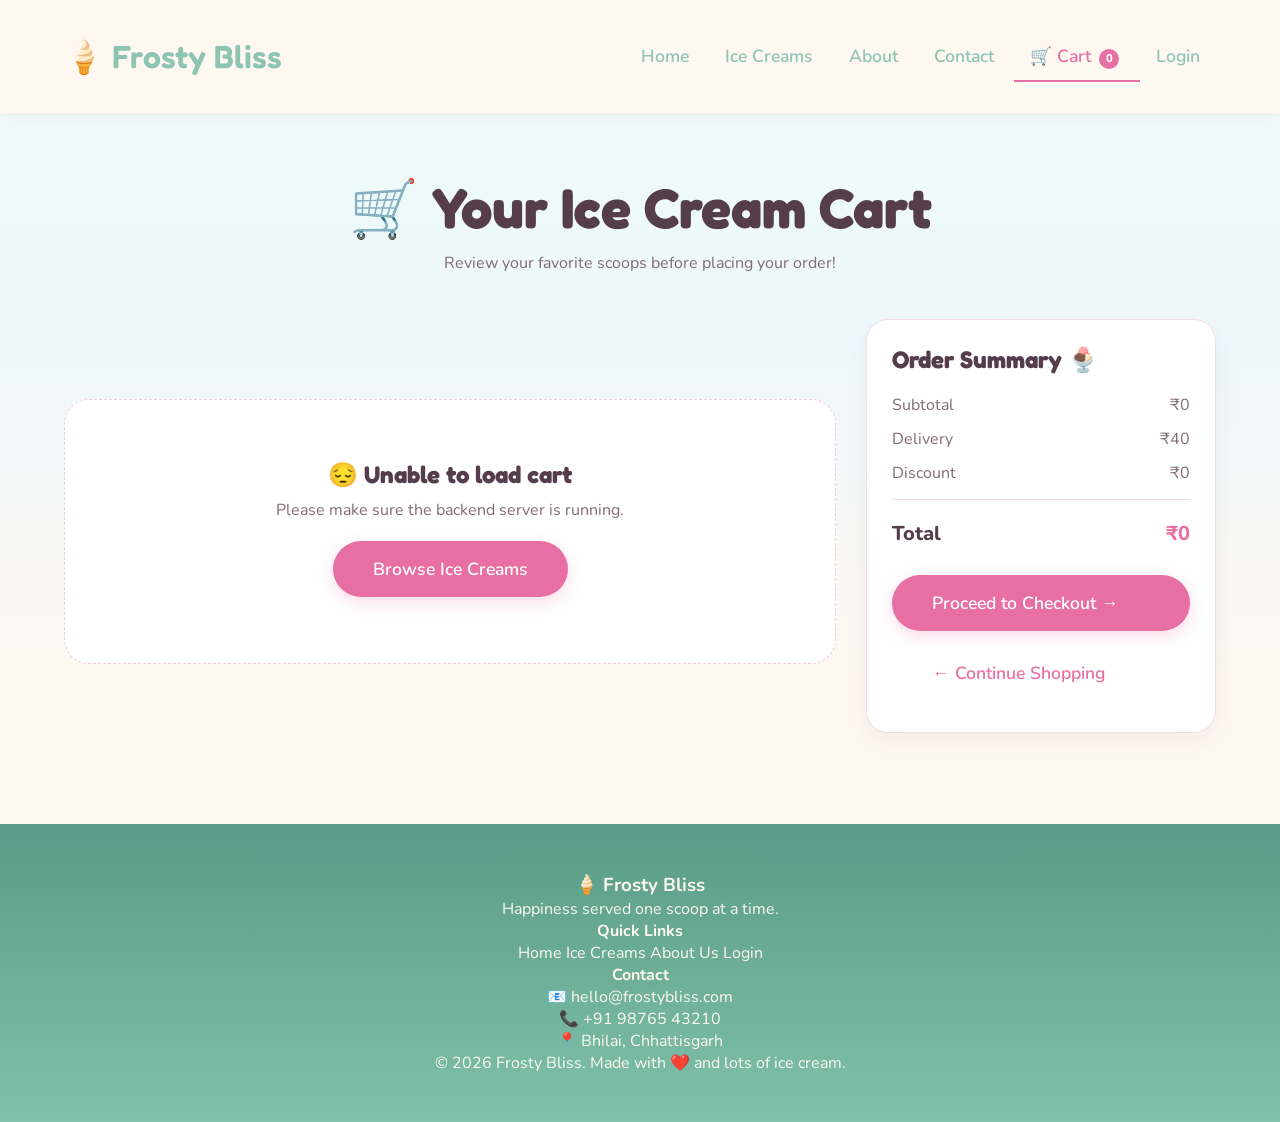
<file: frontend/html/cart.html>
<!DOCTYPE html>
<html lang="en">
<head>
    <meta charset="UTF-8">
    <meta name="viewport" content="width=device-width, initial-scale=1.0">

    <title>Your Cart - Frosty Bliss</title>

    <link rel="stylesheet" href="style.css">

    <link rel="preconnect" href="https://fonts.googleapis.com">
    <link rel="preconnect" href="https://fonts.gstatic.com" crossorigin>
    <link href="https://fonts.googleapis.com/css2?family=Fredoka:wght@300;400;500;600;700&family=Nunito:wght@300;400;600;700;800&display=swap" rel="stylesheet">
</head>

<body>

    <!-- Header -->
    <header class="header">
        <div class="container header-container">

            <a href="index.html" class="logo">
                🍦 Frosty Bliss
            </a>

            <nav class="nav" id="mainNav">
                <a href="index.html">Home</a>
                <a href="index.html#products">Ice Creams</a>
                <a href="index.html#about">About</a>
                <a href="index.html#contact">Contact</a>

                <a href="cart.html" class="cart-link active">
                    🛒 Cart
                    <span id="cart-count">0</span>
                </a>

                <a href="login.html" class="login-link">
                    Login
                </a>
            </nav>

            <button class="menu-toggle" onclick="toggleMenu()">
                ☰
            </button>

        </div>
    </header>


    <!-- Cart Page -->
    <main class="page-container">

        <div class="page-header">
            <h1>🛒 Your Ice Cream Cart</h1>
            <p>Review your favorite scoops before placing your order!</p>
        </div>


        <div class="cart-layout">

            <!-- Cart Items -->
            <section class="cart-section">

                <div id="cart-container">
                    <!-- Cart items will be loaded by cart.js -->
                </div>

            </section>


            <!-- Order Summary -->
            <aside class="order-summary">

                <h2>Order Summary 🍨</h2>

                <div class="summary-row">
                    <span>Subtotal</span>
                    <span id="cart-subtotal">₹0</span>
                </div>

                <div class="summary-row">
                    <span>Delivery</span>
                    <span id="delivery-charge">₹40</span>
                </div>

                <div class="summary-row">
                    <span>Discount</span>
                    <span id="discount">₹0</span>
                </div>

                <hr>

                <div class="summary-total">
                    <span>Total</span>
                    <span id="cart-total">₹0</span>
                </div>

                <a href="checkout.html" class="btn btn-primary checkout-btn">
                    Proceed to Checkout →
                </a>

                <a href="index.html#products" class="btn btn-secondary continue-btn">
                    ← Continue Shopping
                </a>

            </aside>

        </div>

    </main>


    <!-- Footer -->
    <footer class="footer">

        <div class="container">

            <div class="footer-content">

                <div class="footer-brand">
                    <h3>🍦 Frosty Bliss</h3>
                    <p>
                        Happiness served one scoop at a time.
                    </p>
                </div>

                <div class="footer-links">
                    <h4>Quick Links</h4>

                    <a href="index.html">Home</a>
                    <a href="index.html#products">Ice Creams</a>
                    <a href="index.html#about">About Us</a>
                    <a href="login.html">Login</a>
                </div>

                <div class="footer-contact" id="contact">
                    <h4>Contact</h4>

                    <p>📧 hello@frostybliss.com</p>
                    <p>📞 +91 98765 43210</p>
                    <p>📍 Bhilai, Chhattisgarh</p>
                </div>

            </div>

            <div class="footer-bottom">
                <p>
                    © 2026 Frosty Bliss. Made with ❤️ and lots of ice cream.
                </p>
            </div>

        </div>

    </footer>


    <!-- JavaScript -->
    <script src="../js/products.js"></script>
    <script src="../js/cart.js"></script>

    <script>
        function toggleMenu() {
            const nav = document.getElementById("mainNav");
            nav.classList.toggle("active");
        }
    </script>

</body>
</html>
</file>
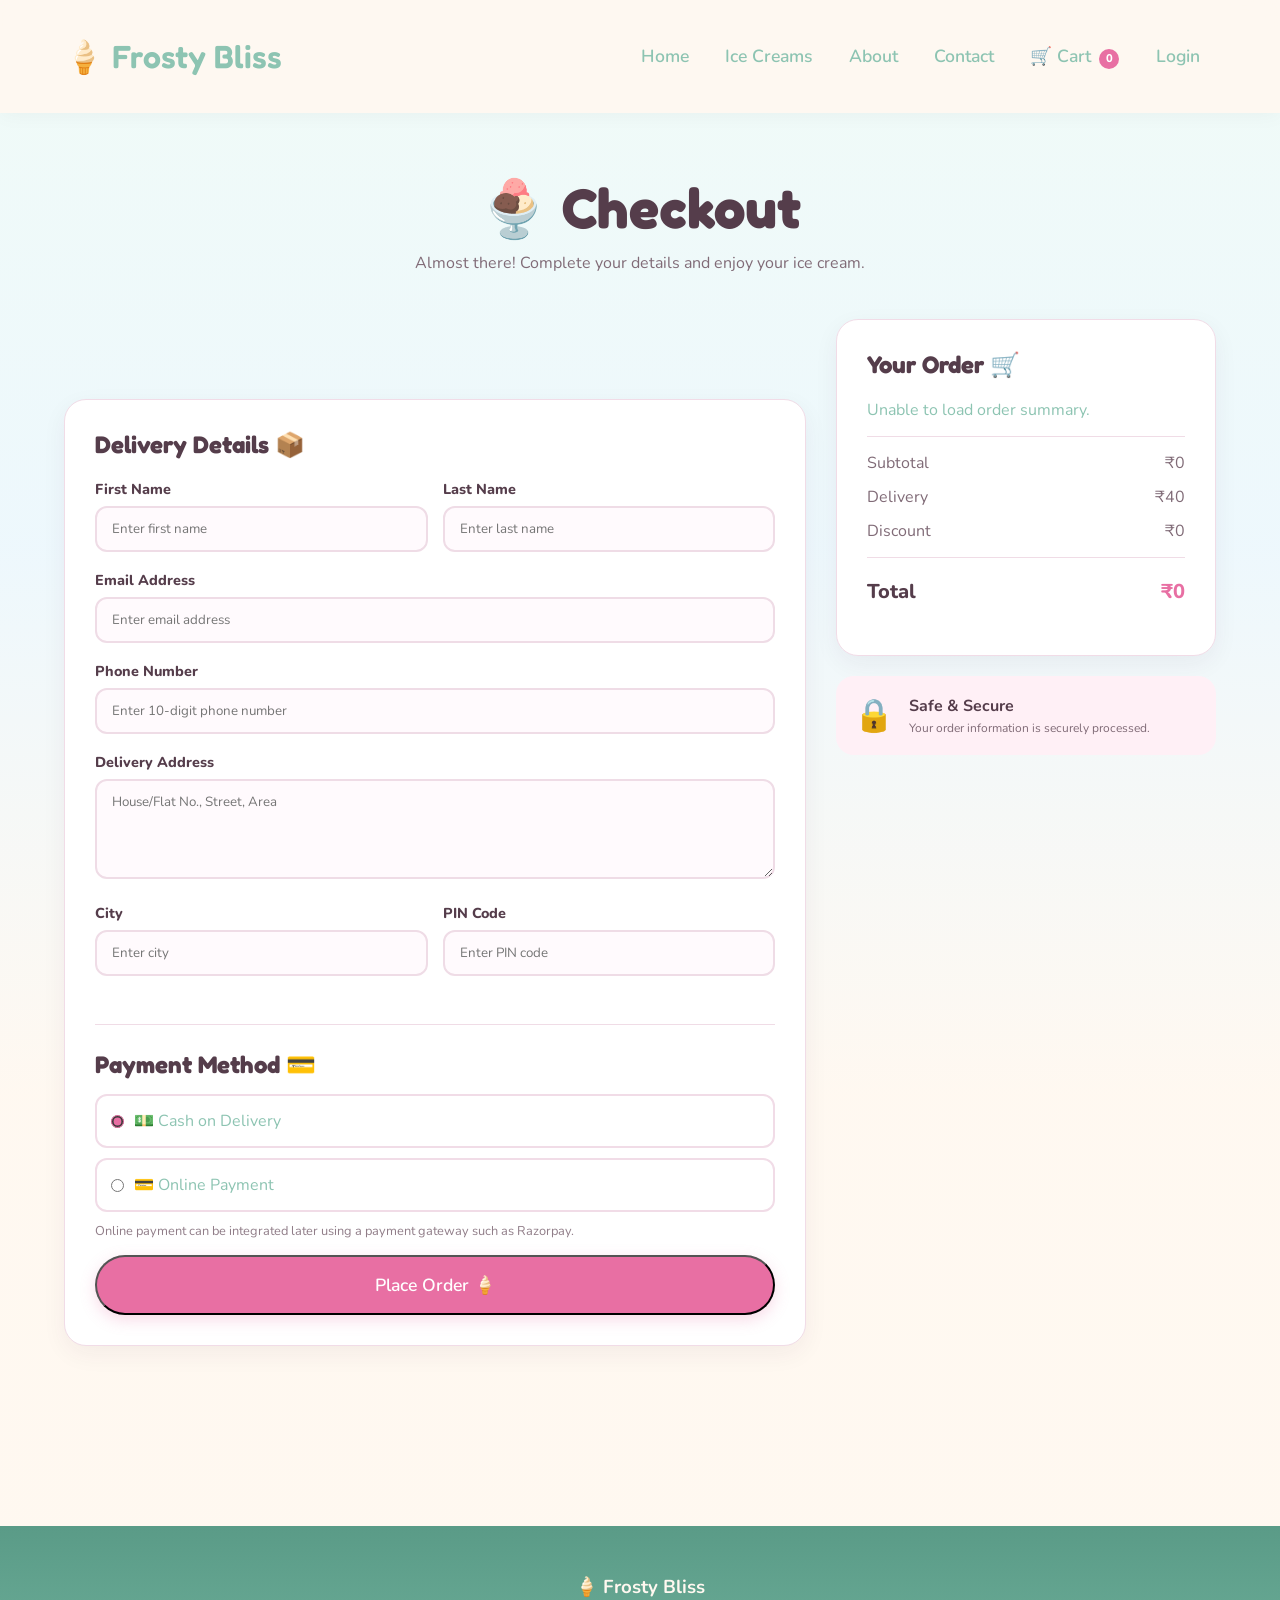
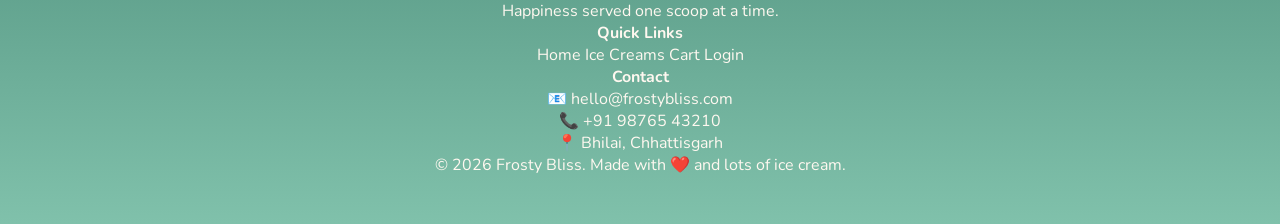
<file: frontend/html/checkout.html>
<!DOCTYPE html>
<html lang="en">

<head>
    <meta charset="UTF-8">
    <meta name="viewport" content="width=device-width, initial-scale=1.0">
    <title>Checkout - Frosty Bliss</title>
    <link rel="stylesheet" href="style.css">
    <link rel="preconnect" href="https://fonts.googleapis.com">
    <link rel="preconnect" href="https://fonts.gstatic.com" crossorigin>
    <link
        href="https://fonts.googleapis.com/css2?family=Fredoka:wght@300;400;500;600;700&family=Nunito:wght@300;400;600;700;800&display=swap"
        rel="stylesheet">
</head>

<body> <!-- Header -->
    <header class="header">
        <div class="container header-container"> <a href="index.html" class="logo"> 🍦 Frosty Bliss </a>
            <nav class="nav" id="mainNav"> <a href="index.html">Home</a> <a href="index.html#products">Ice Creams</a> <a
                    href="index.html#about">About</a> <a href="index.html#contact">Contact</a> <a href="cart.html"> 🛒
                    Cart <span id="cart-count">0</span> </a> <a href="login.html"> Login </a> </nav> <button
                class="menu-toggle" onclick="toggleMenu()"> ☰ </button>
        </div>
    </header> <!-- Checkout Page -->
    <main class="page-container">
        <div class="page-header">
            <h1>🍨 Checkout</h1>
            <p>Almost there! Complete your details and enjoy your ice cream.</p>
        </div>
        <div class="checkout-layout"> <!-- Customer Details -->
            <section class="checkout-form-section">
                <div class="checkout-card">
                    <h2>Delivery Details 📦</h2>
                    <form id="checkout-form">
                        <div class="form-row">
                            <div class="form-group"> <label for="first-name"> First Name </label> <input type="text"
                                    id="first-name" name="firstName" placeholder="Enter first name" required> </div>
                            <div class="form-group"> <label for="last-name"> Last Name </label> <input type="text"
                                    id="last-name" name="lastName" placeholder="Enter last name" required> </div>
                        </div>
                        <div class="form-group"> <label for="email"> Email Address </label> <input type="email"
                                id="email" name="email" placeholder="Enter email address" required> </div>
                        <div class="form-group"> <label for="phone"> Phone Number </label> <input type="tel" id="phone"
                                name="phone" placeholder="Enter 10-digit phone number" pattern="[0-9]{10}" required>
                        </div>
                        <div class="form-group"> <label for="address"> Delivery Address </label> <textarea id="address"
                                name="address" rows="4" placeholder="House/Flat No., Street, Area" required></textarea>
                        </div>
                        <div class="form-row">
                            <div class="form-group"> <label for="city"> City </label> <input type="text" id="city"
                                    name="city" placeholder="Enter city" required> </div>
                            <div class="form-group"> <label for="pincode"> PIN Code </label> <input type="text"
                                    id="pincode" name="pincode" placeholder="Enter PIN code" pattern="[0-9]{6}"
                                    required> </div>
                        </div> <!-- Payment -->
                        <div class="payment-section">
                            <h2>Payment Method 💳</h2> <label class="payment-option"> <input type="radio"
                                    name="paymentMethod" value="cod" checked> <span> 💵 Cash on Delivery </span>
                            </label> <label class="payment-option"> <input type="radio" name="paymentMethod"
                                    value="online"> <span> 💳 Online Payment </span> </label>
                            <p class="payment-note"> Online payment can be integrated later using a payment gateway such
                                as Razorpay. </p>
                        </div>
                        <div id="checkout-message" class="form-message"></div> <button type="submit"
                            class="btn btn-primary place-order-btn"> Place Order 🍦 </button>
                    </form>
                </div>
            </section> <!-- Order Summary -->
            <aside class="checkout-summary">
                <div class="checkout-card">
                    <h2>Your Order 🛒</h2>
                    <div id="checkout-items"> <!-- Cart items loaded by checkout.js --> </div>
                    <hr>
                    <div class="summary-row"> <span>Subtotal</span> <span id="checkout-subtotal">₹0</span> </div>
                    <div class="summary-row"> <span>Delivery</span> <span id="checkout-delivery">₹40</span> </div>
                    <div class="summary-row"> <span>Discount</span> <span id="checkout-discount">₹0</span> </div>
                    <hr>
                    <div class="summary-total"> <span>Total</span> <span id="checkout-total">₹0</span> </div>
                </div>
                <div class="checkout-security">
                    <div>🔒</div>
                    <div> <strong>Safe & Secure</strong>
                        <p> Your order information is securely processed. </p>
                    </div>
                </div>
            </aside>
        </div>
    </main> <!-- Footer -->
    <footer class="footer">
        <div class="container">
            <div class="footer-content">
                <div class="footer-brand">
                    <h3>🍦 Frosty Bliss</h3>
                    <p> Happiness served one scoop at a time. </p>
                </div>
                <div class="footer-links">
                    <h4>Quick Links</h4> <a href="index.html">Home</a> <a href="index.html#products">Ice Creams</a> <a
                        href="cart.html">Cart</a> <a href="login.html">Login</a>
                </div>
                <div class="footer-contact" id="contact">
                    <h4>Contact</h4>
                    <p>📧 hello@frostybliss.com</p>
                    <p>📞 +91 98765 43210</p>
                    <p>📍 Bhilai, Chhattisgarh</p>
                </div>
            </div>
            <div class="footer-bottom">
                <p> © 2026 Frosty Bliss. Made with ❤️ and lots of ice cream. </p>
            </div>
        </div>
    </footer> <!-- JavaScript -->
    <script src="../js/products.js"></script>
    <script src="../js/cart.js"></script>
    <script src="../js/checkout.js"></script>
    <script> function toggleMenu() { const nav = document.getElementById("mainNav"); nav.classList.toggle("active"); } </script>
</body>

</html>
</file>
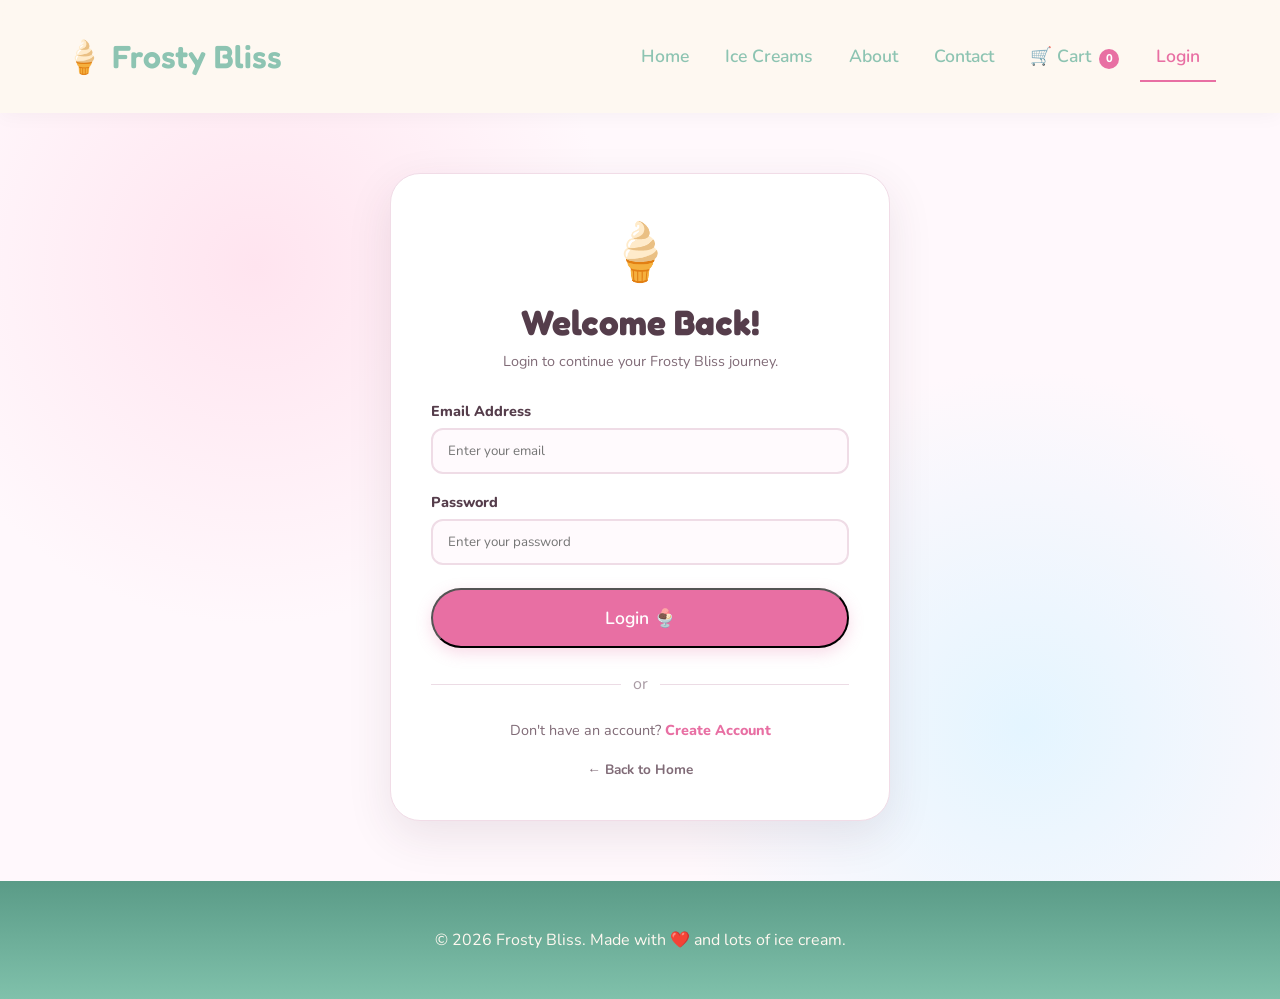
<file: frontend/html/login.html>
<!DOCTYPE html>
<html lang="en">
<head>
    <meta charset="UTF-8">
    <meta name="viewport" content="width=device-width, initial-scale=1.0">

    <title>Login - Frosty Bliss</title>

    <link rel="stylesheet" href="style.css">

    <link rel="preconnect" href="https://fonts.googleapis.com">
    <link rel="preconnect" href="https://fonts.gstatic.com" crossorigin>
    <link href="https://fonts.googleapis.com/css2?family=Fredoka:wght@300;400;500;600;700&family=Nunito:wght@300;400;600;700;800&display=swap" rel="stylesheet">
</head>

<body>

    <!-- Header -->
    <header class="header">
        <div class="container header-container">

            <a href="index.html" class="logo">
                🍦 Frosty Bliss
            </a>

            <nav class="nav" id="mainNav">
                <a href="index.html">Home</a>
                <a href="index.html#products">Ice Creams</a>
                <a href="index.html#about">About</a>
                <a href="index.html#contact">Contact</a>

                <a href="cart.html">
                    🛒 Cart
                    <span id="cart-count">0</span>
                </a>

                <a href="login.html" class="active">
                    Login
                </a>
            </nav>

            <button class="menu-toggle" onclick="toggleMenu()">
                ☰
            </button>

        </div>
    </header>


    <!-- Login Section -->
    <main class="auth-page">

        <div class="auth-container">

            <div class="auth-card">

                <div class="auth-icon">
                    🍦
                </div>

                <h1>Welcome Back!</h1>

                <p class="auth-subtitle">
                    Login to continue your Frosty Bliss journey.
                </p>


                <form id="login-form">

                    <div class="form-group">
                        <label for="email">
                            Email Address
                        </label>

                        <input
                            type="email"
                            id="email"
                            name="email"
                            placeholder="Enter your email"
                            required
                        >
                    </div>


                    <div class="form-group">
                        <label for="password">
                            Password
                        </label>

                        <input
                            type="password"
                            id="password"
                            name="password"
                            placeholder="Enter your password"
                            required
                        >
                    </div>


                    <div id="login-message" class="form-message"></div>


                    <button type="submit" class="btn btn-primary auth-btn">
                        Login 🍨
                    </button>

                </form>


                <div class="auth-divider">
                    <span>or</span>
                </div>


                <p class="auth-switch">
                    Don't have an account?
                    <a href="register.html">Create Account</a>
                </p>


                <a href="index.html" class="back-home">
                    ← Back to Home
                </a>

            </div>

        </div>

    </main>


    <!-- Footer -->
    <footer class="footer">

        <div class="container">

            <div class="footer-bottom">
                <p>
                    © 2026 Frosty Bliss. Made with ❤️ and lots of ice cream.
                </p>
            </div>

        </div>

    </footer>


    <!-- JavaScript -->
    <script src="../js/products.js"></script>
    <script src="../js/auth.js"></script>

    <script>
        function toggleMenu() {
            const nav = document.getElementById("mainNav");
            nav.classList.toggle("active");
        }
    </script>

</body>
</html>
</file>
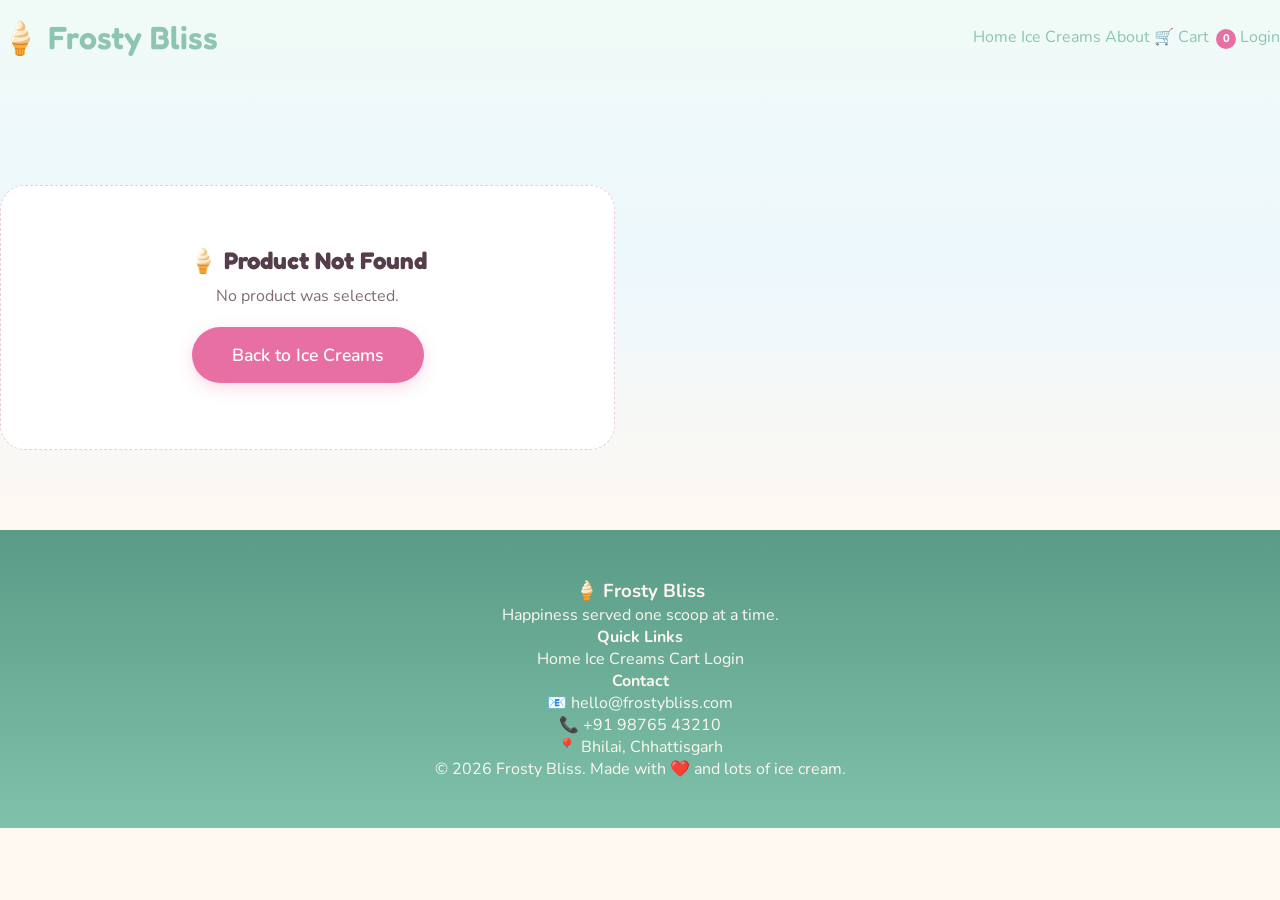
<file: frontend/html/product.html>
<!DOCTYPE html>
<html lang="en">
<head>
    <meta charset="UTF-8">

    <meta
        name="viewport"
        content="width=device-width, initial-scale=1.0"
    >

    <title>Product Details | Frosty Bliss</title>

    <!-- CSS is in the same folder as product.html -->
    <link rel="stylesheet" href="style.css">

    <!-- Google Fonts -->
    <link rel="preconnect" href="https://fonts.googleapis.com">
    <link rel="preconnect" href="https://fonts.gstatic.com" crossorigin>

    <link
        href="https://fonts.googleapis.com/css2?family=Fredoka:wght@400;500;600;700&family=Nunito:wght@400;500;600;700&display=swap"
        rel="stylesheet"
    >
</head>

<body>

    <!-- ================= HEADER ================= -->
    <header class="site-header">

        <div class="header-container">

            <a href="index.html" class="logo">
                🍦 Frosty Bliss
            </a>

            <nav class="main-nav">

                <a href="index.html">
                    Home
                </a>

                <a href="index.html#products">
                    Ice Creams
                </a>

                <a href="index.html#about">
                    About
                </a>

                <a href="cart.html" class="cart-link">
                    🛒 Cart
                    <span id="cart-count">0</span>
                </a>

                <a href="login.html">
                    Login
                </a>

            </nav>

        </div>

    </header>


    <!-- ================= PRODUCT DETAILS ================= -->

    <main>

        <section class="product-detail-section">

            <div
                id="product-details-container"
                class="product-detail-container"
            >

                <!-- Product will be loaded from MongoDB -->
                <div class="product-loading">

                    <div class="loading-spinner">
                        🍦
                    </div>

                    <h2>
                        Loading your ice cream...
                    </h2>

                    <p>
                        Please wait while we fetch the product.
                    </p>

                </div>

            </div>

        </section>

    </main>


    <!-- ================= FOOTER ================= -->

     <footer class="footer">
        <div class="container">
            <div class="footer-content">
                <div class="footer-brand">
                    <h3>🍦 Frosty Bliss</h3>
                    <p> Happiness served one scoop at a time. </p>
                </div>
                <div class="footer-links">
                    <h4>Quick Links</h4> <a href="index.html">Home</a> <a href="index.html#products">Ice Creams</a> <a
                        href="cart.html">Cart</a> <a href="login.html">Login</a>
                </div>
                <div class="footer-contact" id="contact">
                    <h4>Contact</h4>
                    <p>📧 hello@frostybliss.com</p>
                    <p>📞 +91 98765 43210</p>
                    <p>📍 Bhilai, Chhattisgarh</p>
                </div>
            </div>
            <div class="footer-bottom">
                <p> © 2026 Frosty Bliss. Made with ❤️ and lots of ice cream. </p>
            </div>
        </div>
    </footer>


    <!-- Product Details JavaScript -->
    <script src="../js/product.js"></script>

</body>
</html>
</file>
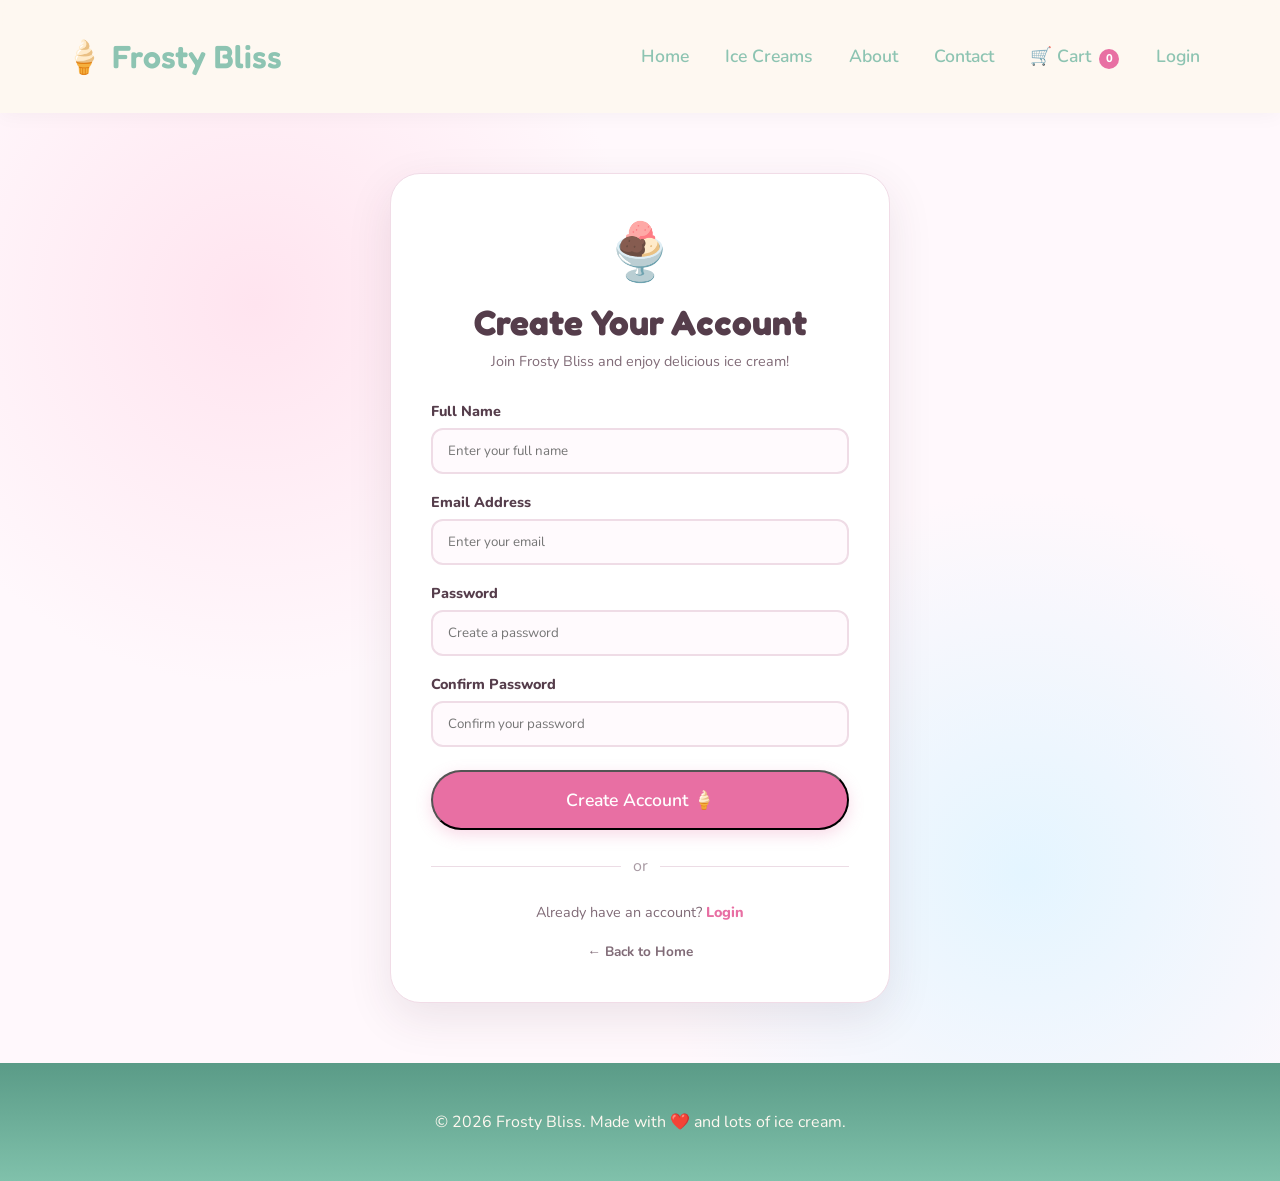
<file: frontend/html/register.html>
<!DOCTYPE html>
<html lang="en">
<head>
    <meta charset="UTF-8">
    <meta name="viewport" content="width=device-width, initial-scale=1.0">

    <title>Create Account - Frosty Bliss</title>

    <link rel="stylesheet" href="style.css">

    <link rel="preconnect" href="https://fonts.googleapis.com">
    <link rel="preconnect" href="https://fonts.gstatic.com" crossorigin>
    <link href="https://fonts.googleapis.com/css2?family=Fredoka:wght@300;400;500;600;700&family=Nunito:wght@300;400;600;700;800&display=swap" rel="stylesheet">
</head>

<body>

    <!-- Header -->
    <header class="header">
        <div class="container header-container">

            <a href="index.html" class="logo">
                🍦 Frosty Bliss
            </a>

            <nav class="nav" id="mainNav">
                <a href="index.html">Home</a>
                <a href="index.html#products">Ice Creams</a>
                <a href="index.html#about">About</a>
                <a href="index.html#contact">Contact</a>

                <a href="cart.html">
                    🛒 Cart
                    <span id="cart-count">0</span>
                </a>

                <a href="login.html">
                    Login
                </a>
            </nav>

            <button class="menu-toggle" onclick="toggleMenu()">
                ☰
            </button>

        </div>
    </header>


    <!-- Register Section -->
    <main class="auth-page">

        <div class="auth-container">

            <div class="auth-card">

                <div class="auth-icon">
                    🍨
                </div>

                <h1>Create Your Account</h1>

                <p class="auth-subtitle">
                    Join Frosty Bliss and enjoy delicious ice cream!
                </p>


                <form id="register-form">

                    <div class="form-group">
                        <label for="name">
                            Full Name
                        </label>

                        <input
                            type="text"
                            id="name"
                            name="name"
                            placeholder="Enter your full name"
                            required
                        >
                    </div>


                    <div class="form-group">
                        <label for="email">
                            Email Address
                        </label>

                        <input
                            type="email"
                            id="email"
                            name="email"
                            placeholder="Enter your email"
                            required
                        >
                    </div>


                    <div class="form-group">
                        <label for="password">
                            Password
                        </label>

                        <input
                            type="password"
                            id="password"
                            name="password"
                            placeholder="Create a password"
                            minlength="6"
                            required
                        >
                    </div>


                    <div class="form-group">
                        <label for="confirm-password">
                            Confirm Password
                        </label>

                        <input
                            type="password"
                            id="confirm-password"
                            name="confirm-password"
                            placeholder="Confirm your password"
                            minlength="6"
                            required
                        >
                    </div>


                    <div id="register-message" class="form-message"></div>


                    <button type="submit" class="btn btn-primary auth-btn">
                        Create Account 🍦
                    </button>

                </form>


                <div class="auth-divider">
                    <span>or</span>
                </div>


                <p class="auth-switch">
                    Already have an account?
                    <a href="login.html">Login</a>
                </p>


                <a href="index.html" class="back-home">
                    ← Back to Home
                </a>

            </div>

        </div>

    </main>


    <!-- Footer -->
    <footer class="footer">

        <div class="container">

            <div class="footer-bottom">
                <p>
                    © 2026 Frosty Bliss. Made with ❤️ and lots of ice cream.
                </p>
            </div>

        </div>

    </footer>


    <!-- JavaScript -->
    
    <script src="../js/products.js"></script>
<script src="../js/auth.js"></script>
    <script>
        function toggleMenu() {
            const nav = document.getElementById("mainNav");
            nav.classList.toggle("active");
        }
    </script>

</body>
</html>
</file>
<file: frontend/html/style.css>
:root {
	--peach: #FFB4A2;
	--peach-light: #FFD4C4;
	--mint: #B8E6D5;
	--mint-light: #D4F1E6;
	--lavender: #D4C5F9;
	--lavender-light: #E8E0FF;
	--cream: #FFF8F0;
	--cream-dark: #FFF0DC;
	--pink: #FFB8D2;
	--yellow: #FFF4B8;
	--text-dark: #8DC4B2;
	--text-medium: #8B7B9B;
	--shadow: rgba(90, 74, 106, 0.1);

	/* Fresh Mint to Aqua Gradient */
	--mint-fresh: #B5EAD7;
	--aqua: #89CFF0;
}

* {
    margin: 0;
    padding: 0;
    box-sizing: border-box;
}


html {
    scroll-behavior: smooth;
}


body {
    font-family: 'Nunito', sans-serif;
	background: linear-gradient(180deg,
			rgba(181, 234, 215, 0.2) 0%,
			rgba(137, 207, 240, 0.15) 30%,
			rgba(255, 248, 240, 0.95) 60%,
			var(--cream) 100%);
	color: var(--text-dark);
	min-height: 100vh;
}





a {
    text-decoration: none;
    color: inherit;
}


button,
input,
textarea {
    font-family: inherit;
}


button {
    cursor: pointer;
}

.hero-wrapper {
	padding: 2rem 5%;
	background: transparent;
}


/* floating start */
.float-decoration {
	position: fixed;
	pointer-events: none;
	z-index: 1;
	opacity: 0.6;
}

.sparkle {
	animation: float 6s ease-in-out infinite;
}

.sparkle-1 {
	top: 10%;
	left: 5%;
	animation-delay: 0s;
}

.sparkle-2 {
	top: 60%;
	right: 8%;
	animation-delay: 2s;
}

.sparkle-3 {
	bottom: 15%;
	left: 15%;
	animation-delay: 4s;
}

@keyframes float {

	0%,
	100% {
		transform: translateY(0) rotate(0deg);
	}

	50% {
		transform: translateY(-20px) rotate(180deg);
	}
}

/*header section
*/
.header {
    padding: 1.2rem 5%;
	display: flex;
	justify-content: space-between;
	align-items: center;
	position: sticky;
	top: 0;
	z-index: 1000;
	background: rgba(255, 248, 240, 0.9);
	backdrop-filter: blur(14px);
	-webkit-backdrop-filter: blur(14px);
	box-shadow: 0 2px 20px rgba(0, 0, 0, 0.04);
	transition: padding 0.3s ease;
}


.header-container {
    min-height: 75px;
    max-width: 1400px;
	margin: 0 auto;
	width: 100%;
	display: flex;
	justify-content: space-between;
	align-items: center;
}


.logo {
    font-family: "Fredoka", sans-serif;
    white-space: nowrap;
    font-family: 'Fredoka', sans-serif;
	font-size: 2rem;
	font-weight: 600;
	color: #8DC4B2;
}



.nav a{
	font-weight: 600;
	font-size: 1.1rem;
	position: relative;
	transition: all 0.3s ease;
	padding: 0.5rem 1rem;
	border-radius: 20px;
}


.nav a:hover,
.nav a.active {
    color: #e86fa3;
}


.nav a::after {
    content: "";

    position: absolute;

    width: 0;
    height: 2px;

    left: 0;
    bottom: -6px;

    background: #e86fa3;

    transition: width 0.3s ease;
}


.nav a:hover::after,
.nav a.active::after {
    width: 100%;
}


/* Cart count */

#cart-count {
    display: inline-flex;

    align-items: center;
    justify-content: center;

    min-width: 20px;
    height: 20px;

    padding: 0 5px;

    margin-left: 3px;

    border-radius: 50px;

    background: #e86fa3;
    color: white;

    font-size: 0.7rem;
    font-weight: 800;
}


.menu-toggle {
    display: none;

    border: none;
    background: none;

    font-size: 1.7rem;

    color: #5f4b58;
}


/* =========================================================
   3. BUTTONS
   ========================================================= */

.btn {
    
	padding: 1rem 2.5rem;
	border-radius: 50px;
	text-decoration: none;
	font-weight: 600;
	font-size: 1.1rem;
	transition: all 0.3s ease;
	display: inline-block;
	position: relative;
	overflow: hidden;

}


.btn-primary {
    background: #e86fa3;
    color: white;

    box-shadow: 0 5px 15px rgba(232, 111, 163, 0.25);
}


.btn-primary:hover {
    background: #d95791;

    transform: translateY(-2px);

    box-shadow: 0 8px 20px rgba(232, 111, 163, 0.3);
}


.btn-secondary {
    background: white;

    color: #e86fa3;

    border-color: #e86fa3;
}


.btn-secondary:hover {
    background: #fff0f7;

    transform: translateY(-2px);
}


button:disabled,
.btn:disabled {
    opacity: 0.5;

    cursor: not-allowed;

    transform: none !important;
}


/* =========================================================
   4. HERO SECTION
   ========================================================= */

.hero {
    padding: 3rem 5% 4rem;
	display: grid;
	grid-template-columns: 1fr 1fr;
	gap: 3rem;
	align-items: center;
	min-height: auto;
	max-width: 1400px;
	margin: 0 auto;
	position: relative;
	background: linear-gradient(135deg,
			rgba(181, 234, 215, 0.15) 0%,
			rgba(137, 207, 240, 0.15) 50%,
			rgba(255, 248, 240, 0.3) 100%);
	border-radius: 30px;
}


.hero-container {
    width: 90%;
    max-width: 1200px;

    margin: auto;

    display: grid;

    grid-template-columns: 1fr 1fr;

    gap: 60px;

    align-items: center;
}


.hero-content {
    max-width: 600px;
}


.hero-content h1 {
    font-family: "Fredoka", sans-serif;

    font-size: clamp(2.8rem, 5vw, 4.8rem);

    line-height: 1.05;

    color: #553d4b;

    margin-bottom: 25px;
}


.hero-content h1 span {
    color: #e86fa3;
}


.hero-content p {
    font-size: 1.1rem;

    color: #806b77;

    margin-bottom: 30px;

    max-width: 520px;
}


.hero-buttons {
    display: flex;

    gap: 15px;

    flex-wrap: wrap;
}


.hero-image {
    display: flex;
    align-items: center;
    justify-content: center;
    min-height: 350px;
}


.hero-image svg {
    width: min(100%, 430px);

    height: auto;

    filter: drop-shadow(
        0 20px 25px rgba(100, 50, 80, 0.12)
    );
}


/* =========================================================
   5. GENERAL SECTION STYLES
   ========================================================= */

section {
    padding: 80px 0;
}


.section-title {
    font-family: "Fredoka", sans-serif;

    text-align: center;

    font-size: clamp(2rem, 4vw, 3rem);

    color: #553d4b;

    margin-bottom: 10px;
}


.section-subtitle {
    text-align: center;

    color: #806b77;

    max-width: 650px;

    margin: 0 auto 45px;
}


/* =========================================================
   6. SPECIAL OFFER
   ========================================================= */


.todays-special {
	padding: 6rem 5%;
	background: linear-gradient(135deg, var(--peach-light) 0%, var(--lavender-light) 100%);
	position: relative;
	overflow: hidden;
}

.todays-special::before {
	content: '';
	position: absolute;
	top: -50%;
	left: -50%;
	width: 200%;
	height: 200%;
	background: radial-gradient(circle, rgba(255, 255, 255, 0.3) 0%, transparent 70%);
	animation: rotate 20s linear infinite;
}

@keyframes rotate {
	from {
		transform: rotate(0deg);
	}

	to {
		transform: rotate(360deg);
	}
}

.special-container {
	max-width: 1200px;
	margin: 0 auto;
	position: relative;
	z-index: 1;
}

.special-badge {
	display: inline-block;
	background: linear-gradient(135deg, var(--peach), var(--pink));
	color: white;
	padding: 0.8rem 2rem;
	border-radius: 30px;
	font-family: 'Fredoka', sans-serif;
	font-weight: 600;
	font-size: 1rem;
	margin-bottom: 1rem;
	box-shadow: 0 10px 30px rgba(255, 184, 210, 0.4);
	animation: pulse 2s ease-in-out infinite;
}

@keyframes pulse {

	0%,
	100% {
		transform: scale(1);
		box-shadow: 0 10px 30px rgba(255, 184, 210, 0.4);
	}

	50% {
		transform: scale(1.05);
		box-shadow: 0 15px 40px rgba(255, 184, 210, 0.6);
	}
}

.special-content {
	display: grid;
	grid-template-columns: 1fr 1fr;
	gap: 4rem;
	align-items: center;
	background: rgba(255, 255, 255, 0.8);
	backdrop-filter: blur(30px);
	-webkit-backdrop-filter: blur(30px);
	border-radius: 40px;
	padding: 3rem;
	box-shadow:
		0 20px 60px rgba(90, 74, 106, 0.15),
		inset 0 1px 0 rgba(255, 255, 255, 0.8);
	border: 2px solid rgba(255, 255, 255, 0.5);
}

.special-image {
	position: relative;
	border-radius: 30px;
	overflow: hidden;
	box-shadow: 0 20px 50px rgba(90, 74, 106, 0.2);
	transform: perspective(1000px);
	transition: transform 0.6s ease;
}

.special-image:hover {
	transform: perspective(1000px) rotateY(-5deg) rotateX(5deg);
}

.special-image img {
	width: 100%;
	height: 500px;
	object-fit: cover;
	display: block;
	transition: transform 0.6s ease;
}

.special-image:hover img {
	transform: scale(1.1);
}

.special-tag {
	position: absolute;
	top: 1.5rem;
	left: 1.5rem;
	background: linear-gradient(135deg, #FF6B9D, #FF8FB8);
	color: white;
	padding: 0.8rem 1.5rem;
	border-radius: 25px;
	font-family: 'Fredoka', sans-serif;
	font-weight: 600;
	font-size: 1rem;
	box-shadow: 0 10px 30px rgba(255, 107, 157, 0.4);
	z-index: 2;
	animation: bounce 2s ease-in-out infinite;
}

.stock-indicator {
	position: absolute;
	bottom: 1.5rem;
	right: 1.5rem;
	background: rgba(255, 255, 255, 0.95);
	backdrop-filter: blur(10px);
	padding: 0.8rem 1.5rem;
	border-radius: 25px;
	font-family: 'Fredoka', sans-serif;
	font-weight: 600;
	color: var(--text-dark);
	box-shadow: 0 10px 30px rgba(0, 0, 0, 0.15);
	z-index: 2;
}

.stock-bar {
	margin-top: 0.5rem;
	height: 6px;
	background: rgba(212, 197, 249, 0.3);
	border-radius: 10px;
	overflow: hidden;
}

.stock-fill {
	height: 100%;
	background: linear-gradient(90deg, var(--peach), var(--lavender));
	border-radius: 10px;
	animation: fillBar 3s ease;
}

@keyframes fillBar {
	from {
		width: 0;
	}

	to {
		width: 35%;
	}
}

.special-details h2 {
	font-family: 'Fredoka', sans-serif;
	font-size: 2.2rem;
	color: var(--text-dark);
	margin-bottom: 1rem;
	line-height: 1.2;
}

.special-price-row {
	display: flex;
	align-items: center;
	gap: 1.5rem;
	margin-bottom: 1.5rem;
}

.special-original-price {
	font-family: 'Fredoka', sans-serif;
	font-size: 1.8rem;
	color: var(--text-medium);
	text-decoration: line-through;
	opacity: 0.6;
}

.special-price {
	font-family: 'Fredoka', sans-serif;
	font-size: 3rem;
	font-weight: 700;
	background: linear-gradient(135deg, var(--mint-fresh), var(--aqua));
	-webkit-background-clip: text;
	-webkit-text-fill-color: transparent;
	background-clip: text;
}

.special-discount {
	background: linear-gradient(135deg, #FF6B9D, #FF8FB8);
	color: white;
	padding: 0.5rem 1.2rem;
	border-radius: 20px;
	font-family: 'Fredoka', sans-serif;
	font-weight: 700;
	font-size: 1.2rem;
	box-shadow: 0 5px 20px rgba(255, 107, 157, 0.3);
}

.special-description {
	font-size: 1.2rem;
	line-height: 1.8;
	color: var(--text-medium);
	margin-bottom: 2rem;
}
/* =========================================================
   7. PRODUCT / MENU SECTION
   ========================================================= */

.menu {
	padding: 6rem 5%;
	background: linear-gradient(135deg, var(--cream) 0%, var(--lavender-light) 50%, var(--mint-light) 100%);
	position: relative;
	overflow: hidden;
}

.menu::before {
	content: '';
	position: absolute;
	top: 0;
	left: 0;
	right: 0;
	bottom: 0;
	background:
		radial-gradient(circle at 20% 30%, rgba(255, 180, 162, 0.15) 0%, transparent 50%),
		radial-gradient(circle at 80% 70%, rgba(212, 197, 249, 0.15) 0%, transparent 50%);
	pointer-events: none;
}

.menu-container {
	max-width: 1400px;
	margin: 0 auto;
	position: relative;
	z-index: 1;
}

.menu-grid {
	display: grid;
	grid-template-columns: repeat(3, 1fr);
	gap: 2.5rem;
	margin-top: 3rem;
	perspective: 1500px;
}

.menu-item {
	background: rgba(255, 255, 255, 0.75);
	backdrop-filter: blur(20px);
	-webkit-backdrop-filter: blur(20px);
	border-radius: 30px;
	overflow: hidden;
	box-shadow:
		0 10px 40px rgba(90, 74, 106, 0.12),
		inset 0 1px 0 rgba(255, 255, 255, 0.6);
	transition: all 0.6s cubic-bezier(0.34, 1.56, 0.64, 1);
	position: relative;
	border: 1px solid rgba(255, 255, 255, 0.4);
	transform-style: preserve-3d;
	animation: floatIn 0.8s ease backwards;
}

.menu-item:nth-child(1) {
	animation-delay: 0.1s;
}

.menu-item:nth-child(2) {
	animation-delay: 0.2s;
}

.menu-item:nth-child(3) {
	animation-delay: 0.3s;
}

.menu-item:nth-child(4) {
	animation-delay: 0.4s;
}

.menu-item:nth-child(5) {
	animation-delay: 0.5s;
}

.menu-item:nth-child(6) {
	animation-delay: 0.6s;
}

@keyframes floatIn {
	from {
		opacity: 0;
		transform: translateY(50px) rotateX(20deg);
	}

	to {
		opacity: 1;
		transform: translateY(0) rotateX(0);
	}
}

.menu-item::before {
	content: '';
	position: absolute;
	top: 0;
	left: -100%;
	width: 100%;
	height: 100%;
	background: linear-gradient(90deg,
			transparent,
			rgba(255, 255, 255, 0.3),
			transparent);
	transition: left 0.7s ease;
	pointer-events: none;
	z-index: 10;
}

.menu-item:hover::before {
	left: 100%;
}

.menu-item:hover {
	transform: translateY(-20px) rotateX(5deg) rotateY(-2deg) scale(1.03);
	box-shadow:
		0 25px 60px rgba(255, 180, 162, 0.35),
		0 15px 30px rgba(212, 197, 249, 0.2),
		inset 0 1px 0 rgba(255, 255, 255, 0.8);
	border-color: rgba(255, 180, 162, 0.6);
}

.menu-item-image {
	width: 100%;
	height: 280px;
	position: relative;
	overflow: hidden;
	background: linear-gradient(135deg, var(--mint-fresh), var(--aqua));
}

.menu-item-image img {
	width: 100%;
	height: 100%;
	object-fit: cover;
	transition: transform 0.8s cubic-bezier(0.34, 1.56, 0.64, 1);
	filter: brightness(1.05) contrast(1.05);
}

.menu-item:hover .menu-item-image img {
	transform: scale(1.15) rotate(3deg);
}

.menu-item-overlay {
	position: absolute;
	top: 0;
	left: 0;
	right: 0;
	bottom: 0;
	background: linear-gradient(180deg, transparent 40%, rgba(90, 74, 106, 0.4) 100%);
	opacity: 0;
	transition: opacity 0.5s ease;
}

.menu-item:hover .menu-item-overlay {
	opacity: 1;
}

.menu-item-badge {
	position: absolute;
	top: 1rem;
	right: 1rem;
	background: rgba(255, 255, 255, 0.95);
	backdrop-filter: blur(10px);
	padding: 0.5rem 1.2rem;
	border-radius: 25px;
	font-family: 'Fredoka', sans-serif;
	font-size: 0.9rem;
	font-weight: 600;
	color: var(--text-dark);
	box-shadow: 0 5px 20px rgba(0, 0, 0, 0.15);
	z-index: 2;
	transform: translateZ(30px);
	animation: badgePulse 2s ease-in-out infinite;
}

@keyframes badgePulse {

	0%,
	100% {
		transform: translateZ(30px) scale(1);
	}

	50% {
		transform: translateZ(30px) scale(1.05);
	}
}

.menu-item-content {
	padding: 2rem;
	display: flex;
	flex-direction: column;
	gap: 1rem;
	background: rgba(255, 255, 255, 0.5);
	backdrop-filter: blur(10px);
	position: relative;
}

.menu-item-header {
	display: flex;
	justify-content: space-between;
	align-items: flex-start;
	gap: 1rem;
}

.menu-item h3 {
	font-family: 'Fredoka', sans-serif;
	font-size: 1.5rem;
	color: var(--text-dark);
	margin: 0;
	line-height: 1.3;
}

.menu-item-price {
	font-family: 'Fredoka', sans-serif;
	font-size: 1.8rem;
	font-weight: 700;
	background: linear-gradient(135deg, var(--mint-fresh), var(--aqua));
	-webkit-background-clip: text;
	-webkit-text-fill-color: transparent;
	background-clip: text;
	white-space: nowrap;
	text-shadow: 0 2px 10px rgba(137, 207, 240, 0.3);
}

.menu-item p {
	color: var(--text-medium);
	line-height: 1.6;
	font-size: 1rem;
	margin: 0;
}

.menu-item-tags {
	display: flex;
	gap: 0.5rem;
	flex-wrap: wrap;
}

.tag {
	padding: 0.4rem 1rem;
	background: rgba(184, 230, 213, 0.4);
	backdrop-filter: blur(5px);
	border-radius: 20px;
	font-size: 0.85rem;
	color: var(--text-dark);
	font-weight: 600;
	border: 1px solid rgba(184, 230, 213, 0.6);
	transition: all 0.3s ease;
}

.tag:hover {
	background: rgba(184, 230, 213, 0.6);
	transform: translateY(-2px);
}

.add-to-cart {
	width: 100%;
	padding: 1rem;
	background: linear-gradient(135deg, var(--mint), var(--mint-light));
	border: none;
	border-radius: 25px;
	color: var(--text-dark);
	font-weight: 600;
	font-size: 1.1rem;
	cursor: pointer;
	transition: all 0.4s ease;
	font-family: 'Fredoka', sans-serif;
	box-shadow: 0 8px 25px rgba(184, 230, 213, 0.4);
	position: relative;
	overflow: hidden;
	transform: translateZ(20px);
}

.add-to-cart::before {
	content: '';
	position: absolute;
	top: 50%;
	left: 50%;
	width: 0;
	height: 0;
	border-radius: 50%;
	background: rgba(255, 255, 255, 0.6);
	transform: translate(-50%, -50%);
	transition: width 0.6s ease, height 0.6s ease;
}

.add-to-cart:hover::before {
	width: 400px;
	height: 400px;
}

.add-to-cart:hover {
	transform: translateZ(20px) scale(1.05);
	box-shadow: 0 12px 35px rgba(184, 230, 213, 0.6);
}

.add-to-cart span {
	position: relative;
	z-index: 1;
}

.add-to-cart:active {
	transform: translateZ(20px) scale(0.98);
}

/* =========================================================
   8. FEATURES
   ========================================================= */

.features {
    background: #fff6fa;
}


.features-grid {
    width: 90%;
    max-width: 1100px;
    margin: auto;
    display: grid;
    grid-template-columns:
        repeat(3, 1fr);
    gap: 25px;
}


.feature-card {
    text-align: center;

    padding: 35px 25px;

    background: white;

    border-radius: 25px;

    border: 1px solid #f2dce8;

    transition: 0.3s ease;
}


.feature-card:hover {
    transform: translateY(-5px);
}


.feature-icon {
    font-size: 3rem;

    margin-bottom: 15px;
}


.feature-card h3 {
    font-family: "Fredoka", sans-serif;

    color: #553d4b;

    margin-bottom: 8px;
}


.feature-card p {
    color: #806b77;

    font-size: 0.9rem;
}


/* =========================================================
   9. ABOUT SECTION
   ========================================================= */
.about {
	padding: 6rem 5%;
	background: linear-gradient(180deg, var(--lavender-light) 0%, var(--cream) 100%);
}

/* Newsletter Section */
.newsletter {
	padding: 4rem 5%;
	background: linear-gradient(135deg, var(--mint-light) 0%, var(--peach-light) 100%);
	position: relative;
	overflow: hidden;
}

.newsletter::before {
	content: '';
	position: absolute;
	top: -100px;
	right: -100px;
	width: 300px;
	height: 300px;
	background: radial-gradient(circle, rgba(255, 255, 255, 0.3) 0%, transparent 70%);
	border-radius: 50%;
	animation: float 8s ease-in-out infinite;
}

.newsletter::after {
	content: '';
	position: absolute;
	bottom: -150px;
	left: -150px;
	width: 400px;
	height: 400px;
	background: radial-gradient(circle, rgba(212, 197, 249, 0.2) 0%, transparent 70%);
	border-radius: 50%;
	animation: float 10s ease-in-out infinite reverse;
}

.newsletter-container {
	max-width: 800px;
	margin: 0 auto;
	text-align: center;
	position: relative;
	z-index: 1;
}

.newsletter-content {
	background: rgba(255, 255, 255, 0.85);
	backdrop-filter: blur(20px);
	-webkit-backdrop-filter: blur(20px);
	border-radius: 30px;
	padding: 2.5rem 2.5rem 2rem;
	box-shadow:
		0 20px 60px rgba(90, 74, 106, 0.15),
		inset 0 1px 0 rgba(255, 255, 255, 0.8);
	border: 2px solid rgba(255, 255, 255, 0.5);
}

.newsletter-icon {
	font-size: 2.5rem;
	margin-bottom: 0.8rem;
	display: inline-block;
	animation: bounce 2s ease-in-out infinite;
}

.newsletter h2 {
	font-family: 'Fredoka', sans-serif;
	font-size: 2rem;
	color: var(--text-dark);
	margin-bottom: 0.8rem;
}

.newsletter p {
	font-size: 1rem;
	color: var(--text-medium);
	margin-bottom: 1.8rem;
	line-height: 1.5;
}

.newsletter-form {
	display: flex;
	gap: 1rem;
	max-width: 600px;
	margin: 0 auto 1.5rem;
}

.newsletter-input {
	flex: 1;
	padding: 1rem 1.5rem;
	border: 2px solid rgba(184, 230, 213, 0.5);
	border-radius: 25px;
	font-size: 1rem;
	font-family: 'Nunito', sans-serif;
	background: white;
	transition: all 0.3s ease;
	outline: none;
}

.newsletter-input:focus {
	border-color: var(--mint);
	box-shadow: 0 5px 25px rgba(184, 230, 213, 0.3);
	transform: translateY(-2px);
}

.newsletter-input::placeholder {
	color: var(--text-medium);
	opacity: 0.7;
}

.newsletter-submit {
	padding: 1rem 2rem;
	background: linear-gradient(135deg, var(--mint-fresh), var(--aqua));
	color: white;
	border: none;
	border-radius: 25px;
	font-family: 'Fredoka', sans-serif;
	font-size: 1rem;
	font-weight: 600;
	cursor: pointer;
	transition: all 0.4s ease;
	box-shadow: 0 10px 30px rgba(137, 207, 240, 0.4);
	white-space: nowrap;
}

.newsletter-submit:hover {
	transform: translateY(-5px);
	box-shadow: 0 15px 40px rgba(137, 207, 240, 0.5);
}

.newsletter-submit:active {
	transform: translateY(-2px);
}

.newsletter-benefits {
	display: flex;
	justify-content: center;
	gap: 1.5rem;
	flex-wrap: wrap;
}

.newsletter-benefit {
	display: flex;
	align-items: center;
	gap: 0.4rem;
	color: var(--text-medium);
	font-size: 0.85rem;
}

.newsletter-benefit::before {
	content: '✓';
	display: flex;
	align-items: center;
	justify-content: center;
	width: 20px;
	height: 20px;
	background: linear-gradient(135deg, var(--mint), var(--mint-light));
	border-radius: 50%;
	color: white;
	font-weight: 700;
	font-size: 0.75rem;
}

@media (max-width: 768px) {
	.newsletter {
		padding: 3rem 5%;
	}

	.newsletter-content {
		padding: 2rem 1.5rem 1.5rem;
	}

	.newsletter h2 {
		font-size: 1.7rem;
	}

	.newsletter p {
		font-size: 0.95rem;
		margin-bottom: 1.5rem;
	}

	.newsletter-form {
		flex-direction: column;
	}

	.newsletter-submit {
		width: 100%;
	}

	.newsletter-benefits {
		flex-direction: column;
		gap: 0.8rem;
	}
}

.about-content {
	max-width: 1200px;
	margin: 0 auto;
	display: grid;
	grid-template-columns: 1fr 1fr;
	gap: 4rem;
	align-items: center;
}

.about-text h2 {
	font-family: 'Fredoka', sans-serif;
	font-size: 3rem;
	margin-bottom: 1.5rem;
	color: var(--text-dark);
}

.about-text p {
	font-size: 1.1rem;
	line-height: 1.8;
	color: var(--text-medium);
	margin-bottom: 1.5rem;
}

.about-image {
	position: relative;
}

.about-image svg {
	width: 100%;
	height: auto;
	filter: drop-shadow(0 20px 40px rgba(255, 180, 162, 0.2));
}



/* =========================================================
   11. FOOTER
   ========================================================= */

.footer {
    padding: 3rem 5%;
	background: linear-gradient(180deg, #5A9B87 0%, #6DAE99 50%, #80C1AB 100%);
	color:#FFF8F0;
	text-align: center;
}


.footer-content {
    max-width: 800px;
	margin: 0 auto;
}

.footer-grid {
	display: grid;
	grid-template-columns: repeat(auto-fit, minmax(250px, 1fr));
	gap: 3rem;
	margin-bottom: 3rem;
	text-align: left;
}

.footer-section h3 {
	font-family: 'Fredoka', sans-serif;
	font-size: 1.5rem;
	margin-bottom: 1rem;
	color: #B5EAD7;
}

.footer-section p,
.footer-section a {
	color: var(--mint-light);
	line-height: 1.8;
	text-decoration: none;
	display: block;
	transition: color 0.3s ease;
}

.footer-section a:hover {
	color: #B5EAD7;
}

.social-links {
	display: flex;
	gap: 1rem;
	margin-top: 1rem;
}

.social-links a {
	width: 40px;
	height: 40px;
	background: var(--cream);
	border-radius: 50%;
	display: flex;
	align-items: center;
	justify-content: center;
	transition: all 0.3s ease;
}

.social-links a:hover {
	background: #B5EAD7;
	transform: translateY(-3px);
}

.copyright {
	padding-top: 2rem;
	border-top: 1px solid rgba(255, 248, 240, 0.1);
	color: var(--mint-light);
}


/* =========================================================
   12. PAGE CONTAINER
   ========================================================= */

.page-container {
    width: 90%;
    max-width: 1200px;

    margin: auto;

    padding: 60px 0 80px;

    min-height: 70vh;
}


.page-header {
    text-align: center;

    margin-bottom: 45px;
}


.page-header h1 {
    font-family: "Fredoka", sans-serif;

    font-size: clamp(2.2rem, 5vw, 3.5rem);

    color: #553d4b;

    margin-bottom: 10px;
}


.page-header p {
    color: #806b77;
}


/* =========================================================
   13. PRODUCT DETAIL PAGE
   ========================================================= */

.product-detail-container {
    display: grid;

    grid-template-columns: 1fr 1fr;

    gap: 50px;

    align-items: center;

    margin-top: 30px;
}


.product-detail-image {
    min-height: 450px;

    display: flex;

    align-items: center;
    justify-content: center;

    overflow: hidden;

    border-radius: 30px;

    background:
        linear-gradient(
            135deg,
            #ffe2ee,
            #e3f5ff
        );

    position: relative;
}


.product-detail-image img {
    width: 100%;
    height: 450px;

    object-fit: cover;

    position: relative;

    z-index: 2;
}


.product-detail-content {
    padding: 20px 0;
}


.product-category {
    display: inline-block;

    padding: 6px 12px;

    border-radius: 20px;

    background: #fff0f6;

    color: #d95791;

    font-size: 0.8rem;

    font-weight: 800;

    margin-bottom: 12px;
}


.product-detail-content h1 {
    font-family: "Fredoka", sans-serif;

    font-size: 2.8rem;

    line-height: 1.1;

    color: #553d4b;

    margin-bottom: 15px;
}


.product-detail-price {
    color: #e86fa3;

    font-size: 2rem;

    font-weight: 800;

    margin-bottom: 20px;
}


.product-description {
    color: #806b77;

    font-size: 1rem;

    margin-bottom: 20px;
}


.product-stock {
    font-weight: 700;

    margin-bottom: 25px;
}


.quantity-section {
    margin-bottom: 25px;
}


.quantity-section label {
    display: block;

    font-weight: 800;

    margin-bottom: 8px;
}


.quantity-control {
    display: inline-flex;

    align-items: center;

    border: 2px solid #f0d9e5;

    border-radius: 30px;

    overflow: hidden;

    background: white;
}


.quantity-control button {
    width: 42px;
    height: 42px;

    border: none;

    background: #fff0f6;

    color: #d95791;

    font-size: 1.2rem;

    font-weight: 800;
}


.quantity-control button:hover {
    background: #ffe0ed;
}


.quantity-control span {
    min-width: 45px;

    text-align: center;

    font-weight: 800;
}


.product-detail-content > .btn {
    width: 100%;

    max-width: 350px;
}


.product-info {
    display: grid;

    gap: 15px;

    margin-top: 30px;

    padding-top: 25px;

    border-top: 1px solid #f0dce6;
}


.product-info-item {
    display: flex;

    align-items: center;

    gap: 15px;
}


.product-info-item > span {
    font-size: 1.8rem;
}


.product-info-item strong {
    display: block;

    color: #553d4b;
}


.product-info-item p {
    color: #806b77;

    font-size: 0.8rem;
}


/* =========================================================
   14. CART PAGE
   ========================================================= */

.cart-layout {
    display: grid;

    grid-template-columns: 1fr 350px;

    gap: 30px;

    align-items: start;
}


.cart-section {
    min-width: 0;
}


.cart-item {
    display: grid;

    grid-template-columns: 110px 1fr auto;

    gap: 20px;

    align-items: center;

    padding: 20px;

    margin-bottom: 15px;

    background: white;

    border: 1px solid #f1dce7;

    border-radius: 20px;

    box-shadow: 0 5px 20px rgba(70, 40, 60, 0.05);
}


.cart-item-image {
    width: 110px;
    height: 110px;

    overflow: hidden;

    display: flex;

    align-items: center;
    justify-content: center;

    border-radius: 15px;

    background:
        linear-gradient(
            135deg,
            #ffe4ef,
            #e5f5ff
        );
}


.cart-item-image img {
    width: 100%;
    height: 100%;

    object-fit: cover;
}


.cart-item-details h3 {
    font-family: "Fredoka", sans-serif;

    color: #553d4b;

    margin: 5px 0;
}


.cart-item-details p {
    color: #806b77;

    font-size: 0.9rem;

    margin-bottom: 12px;
}


.cart-item-actions {
    display: flex;

    align-items: center;

    gap: 15px;

    flex-wrap: wrap;
}


.remove-btn {
    border: none;

    background: none;

    color: #d95791;

    font-weight: 700;
}


.remove-btn:hover {
    text-decoration: underline;
}


.cart-item-price {
    color: #e86fa3;

    font-size: 1.2rem;

    white-space: nowrap;
}


.order-summary {
    position: sticky;

    top: 100px;

    background: white;

    padding: 25px;

    border: 1px solid #f1dce7;

    border-radius: 22px;

    box-shadow: 0 8px 25px rgba(70, 40, 60, 0.06);
}


.order-summary h2,
.checkout-card h2 {
    font-family: "Fredoka", sans-serif;

    color: #553d4b;

    margin-bottom: 20px;
}


.summary-row {
    display: flex;

    align-items: center;
    justify-content: space-between;

    gap: 15px;

    margin-bottom: 12px;

    color: #806b77;
}


.summary-total {
    display: flex;

    align-items: center;
    justify-content: space-between;

    margin: 20px 0;

    font-size: 1.25rem;

    font-weight: 800;

    color: #553d4b;
}


.summary-total span:last-child {
    color: #e86fa3;
}


.order-summary hr,
.checkout-card hr {
    border: none;

    border-top: 1px solid #f0dce6;

    margin: 15px 0;
}


.checkout-btn,
.continue-btn {
    width: 100%;

    margin-top: 8px;
}


/* =========================================================
   15. EMPTY STATE
   ========================================================= */

.empty-state {
    padding: 60px 25px;

    text-align: center;

    background: white;

    border: 1px dashed #edcbdc;

    border-radius: 25px;
}


.empty-icon {
    font-size: 4rem;

    margin-bottom: 15px;
}


.empty-state h2,
.empty-state h3 {
    font-family: "Fredoka", sans-serif;

    color: #553d4b;

    margin-bottom: 10px;
}


.empty-state p {
    color: #806b77;

    margin-bottom: 20px;
}


/* =========================================================
   16. AUTH PAGES
   ========================================================= */

.auth-page {
    min-height: calc(100vh - 150px);

    display: flex;

    align-items: center;
    justify-content: center;

    padding: 60px 20px;

    background:
        radial-gradient(
            circle at 20% 20%,
            #ffe4ef,
            transparent 30%
        ),
        radial-gradient(
            circle at 80% 80%,
            #e4f5ff,
            transparent 30%
        ),
        #fff8fc;
}


.auth-container {
    width: 100%;

    max-width: 500px;
}


.auth-card {
    background: white;

    padding: 40px;

    border-radius: 30px;

    border: 1px solid #f1dce7;

    box-shadow:
        0 15px 45px rgba(70, 40, 60, 0.1);

    text-align: center;
}


.auth-icon {
    font-size: 3.5rem;

    margin-bottom: 10px;
}


.auth-card h1 {
    font-family: "Fredoka", sans-serif;

    font-size: 2.2rem;

    color: #553d4b;

    margin-bottom: 8px;
}


.auth-subtitle {
    color: #806b77;

    font-size: 0.9rem;

    margin-bottom: 30px;
}


.auth-card form {
    text-align: left;
}


.form-group {
    margin-bottom: 18px;
}


.form-group label {
    display: block;

    color: #553d4b;

    font-weight: 800;

    font-size: 0.9rem;

    margin-bottom: 7px;
}


.form-group input,
.form-group textarea,
.form-group select {
    width: 100%;

    padding: 12px 15px;

    border: 2px solid #efdce6;

    border-radius: 12px;

    background: #fffafd;

    color: #4b3b47;

    outline: none;

    transition: 0.3s ease;
}


.form-group input:focus,
.form-group textarea:focus,
.form-group select:focus {
    border-color: #e86fa3;

    background: white;

    box-shadow:
        0 0 0 3px rgba(232, 111, 163, 0.08);
}


.form-group textarea {
    resize: vertical;
}


.auth-btn {
    width: 100%;

    margin-top: 5px;
}


.auth-divider {
    display: flex;

    align-items: center;

    gap: 12px;

    margin: 25px 0;

    color: #a99ba4;
}


.auth-divider::before,
.auth-divider::after {
    content: "";

    flex: 1;

    height: 1px;

    background: #ecdce5;
}


.auth-switch {
    color: #806b77;

    font-size: 0.9rem;
}


.auth-switch a {
    color: #e86fa3;

    font-weight: 800;
}


.back-home {
    display: inline-block;

    margin-top: 20px;

    color: #806b77;

    font-size: 0.85rem;

    font-weight: 700;
}


.back-home:hover {
    color: #e86fa3;
}


/* =========================================================
   17. FORM MESSAGES
   ========================================================= */

.form-message {
    display: none;

    padding: 10px 12px;

    border-radius: 10px;

    margin-bottom: 15px;

    font-size: 0.85rem;

    font-weight: 700;
}


.form-message:not(:empty) {
    display: block;
}


.form-message.success {
    background: #e8f8ee;

    color: #267447;

    border: 1px solid #bde5ca;
}


.form-message.error {
    background: #fff0f2;

    color: #bd4057;

    border: 1px solid #f1c2cb;
}


/* =========================================================
   18. CHECKOUT PAGE
   ========================================================= */

.checkout-layout {
    display: grid;

    grid-template-columns: 1fr 380px;

    gap: 30px;

    align-items: start;
}


.checkout-card {
    background: white;

    padding: 30px;

    border: 1px solid #f1dce7;

    border-radius: 22px;

    box-shadow:
        0 8px 25px rgba(70, 40, 60, 0.06);

    margin-bottom: 20px;
}


.form-row {
    display: grid;

    grid-template-columns: 1fr 1fr;

    gap: 15px;
}


.payment-section {
    margin-top: 30px;

    padding-top: 25px;

    border-top: 1px solid #f0dce6;
}


.payment-section h2 {
    margin-bottom: 15px;
}


.payment-option {
    display: flex;

    align-items: center;

    gap: 10px;

    padding: 14px;

    margin-bottom: 10px;

    border: 2px solid #f1dce7;

    border-radius: 12px;

    cursor: pointer;

    transition: 0.3s ease;
}


.payment-option:hover {
    border-color: #e86fa3;

    background: #fff8fc;
}


.payment-option input {
    accent-color: #e86fa3;
}


.payment-note {
    color: #907d88;

    font-size: 0.8rem;

    margin-top: 10px;
}


.place-order-btn {
    width: 100%;

    margin-top: 15px;
}


.checkout-summary {
    position: sticky;

    top: 100px;
}


.checkout-item {
    display: flex;

    align-items: center;
    justify-content: space-between;

    gap: 15px;

    padding: 12px 0;

    border-bottom: 1px solid #f5e5ec;
}


.checkout-item:last-child {
    border-bottom: none;
}


.checkout-item-info h4 {
    color: #553d4b;

    font-size: 0.95rem;

    margin-bottom: 3px;
}


.checkout-item-info p {
    color: #907d88;

    font-size: 0.8rem;
}


.checkout-item > strong {
    color: #e86fa3;

    white-space: nowrap;
}


.checkout-security {
    display: flex;

    align-items: center;

    gap: 15px;

    padding: 18px;

    background: #fff0f6;

    border-radius: 18px;

    color: #553d4b;
}


.checkout-security > div:first-child {
    font-size: 2rem;
}


.checkout-security strong {
    display: block;

    margin-bottom: 3px;
}


.checkout-security p {
    color: #806b77;

    font-size: 0.75rem;
}


/* =========================================================
   19. RESPONSIVE TABLET
   ========================================================= */

@media (max-width: 1000px) {

    .nav {
        gap: 15px;
    }


    .hero-container {
        gap: 30px;
    }


    .menu-grid {
        grid-template-columns:
            repeat(2, minmax(0, 1fr));
    }


    .cart-layout {
        grid-template-columns: 1fr 300px;
    }


    .checkout-layout {
        grid-template-columns: 1fr 320px;
    }

}


/* =========================================================
   20. RESPONSIVE MOBILE
   ========================================================= */

@media (max-width: 768px) {

    /* Header */

    .header-container {
        min-height: 65px;
    }


    .logo {
        font-size: 1.4rem;
    }


    .menu-toggle {
        display: block;
    }


    .nav {
        position: absolute;

        top: 65px;
        left: 0;
        right: 0;

        display: none;

        flex-direction: column;

        align-items: stretch;

        gap: 0;

        padding: 10px 5%;

        background: white;

        border-top: 1px solid #f2dce8;

        box-shadow:
            0 10px 20px rgba(70, 40, 60, 0.08);
    }


    .nav.active {
        display: flex;
    }


    .nav a {
        padding: 13px 0;

        border-bottom: 1px solid #f5e5ec;
    }


    .nav a:last-child {
        border-bottom: none;
    }


    .nav a::after {
        display: none;
    }


    /* Hero */

    .hero {
        min-height: auto;

        padding: 60px 0;
    }


    .hero-container {
        grid-template-columns: 1fr;

        text-align: center;
    }


    .hero-content {
        margin: auto;
    }


    .hero-content p {
        margin-left: auto;
        margin-right: auto;
    }


    .hero-buttons {
        justify-content: center;
    }


    .hero-image {
        min-height: 250px;
    }


    /* Sections */

    section {
        padding: 60px 0;
    }


    /* Special */

    .special-container {
        grid-template-columns: 1fr;

        padding: 25px;
    }


    .special-image {
        min-height: 250px;
    }


    /* Products */

    .menu-grid {
        grid-template-columns: 1fr;
    }


    /* Features */

    .features-grid {
        grid-template-columns: 1fr;
    }


    /* About */

    .about-container {
        grid-template-columns: 1fr;
    }


    .about-image {
        min-height: 280px;

        font-size: 7rem;
    }


    /* Newsletter */

    .newsletter-form {
        flex-direction: column;
    }


    .newsletter-form .btn {
        width: 100%;
    }


    /* Product Detail */

    .product-detail-container {
        grid-template-columns: 1fr;

        gap: 25px;
    }


    .product-detail-image {
        min-height: 300px;
    }


    .product-detail-image img {
        height: 300px;
    }


    .product-detail-content h1 {
        font-size: 2.2rem;
    }


    /* Cart */

    .cart-layout {
        grid-template-columns: 1fr;
    }


    .order-summary {
        position: static;
    }


    .cart-item {
        grid-template-columns: 85px 1fr;

        gap: 15px;
    }


    .cart-item-image {
        width: 85px;
        height: 85px;
    }


    .cart-item-price {
        grid-column: 2;

        margin-top: -10px;
    }


    /* Checkout */

    .checkout-layout {
        grid-template-columns: 1fr;
    }


    .checkout-summary {
        position: static;

        grid-row: 1;
    }


    .checkout-form-section {
        grid-row: 2;
    }


    /* Footer */

    .footer-content {
        grid-template-columns: 1fr;

        gap: 30px;

        text-align: center;
    }


    .footer-links {
        align-items: center;
    }

}


/* =========================================================
   21. SMALL MOBILE
   ========================================================= */

@media (max-width: 480px) {

    .container,
    .menu-container,
    .page-container {
        width: 92%;
    }


    .hero-content h1 {
        font-size: 2.6rem;
    }


    .section-title {
        font-size: 2rem;
    }


    .special-content h2 {
        font-size: 1.9rem;
    }


    .about-content h2 {
        font-size: 2.1rem;
    }


    .auth-card {
        padding: 25px 20px;

        border-radius: 22px;
    }


    .auth-card h1 {
        font-size: 1.8rem;
    }


    .form-row {
        grid-template-columns: 1fr;

        gap: 0;
    }


    .checkout-card {
        padding: 20px;
    }


    .cart-item {
        grid-template-columns: 70px 1fr;

        padding: 15px;
    }


    .cart-item-image {
        width: 70px;
        height: 70px;
    }


    .product-actions {
        flex-direction: column;
    }


    .product-actions .btn {
        width: 100%;
    }


    .hero-buttons {
        flex-direction: column;
    }


    .hero-buttons .btn {
        width: 100%;
    }

}
</file>
